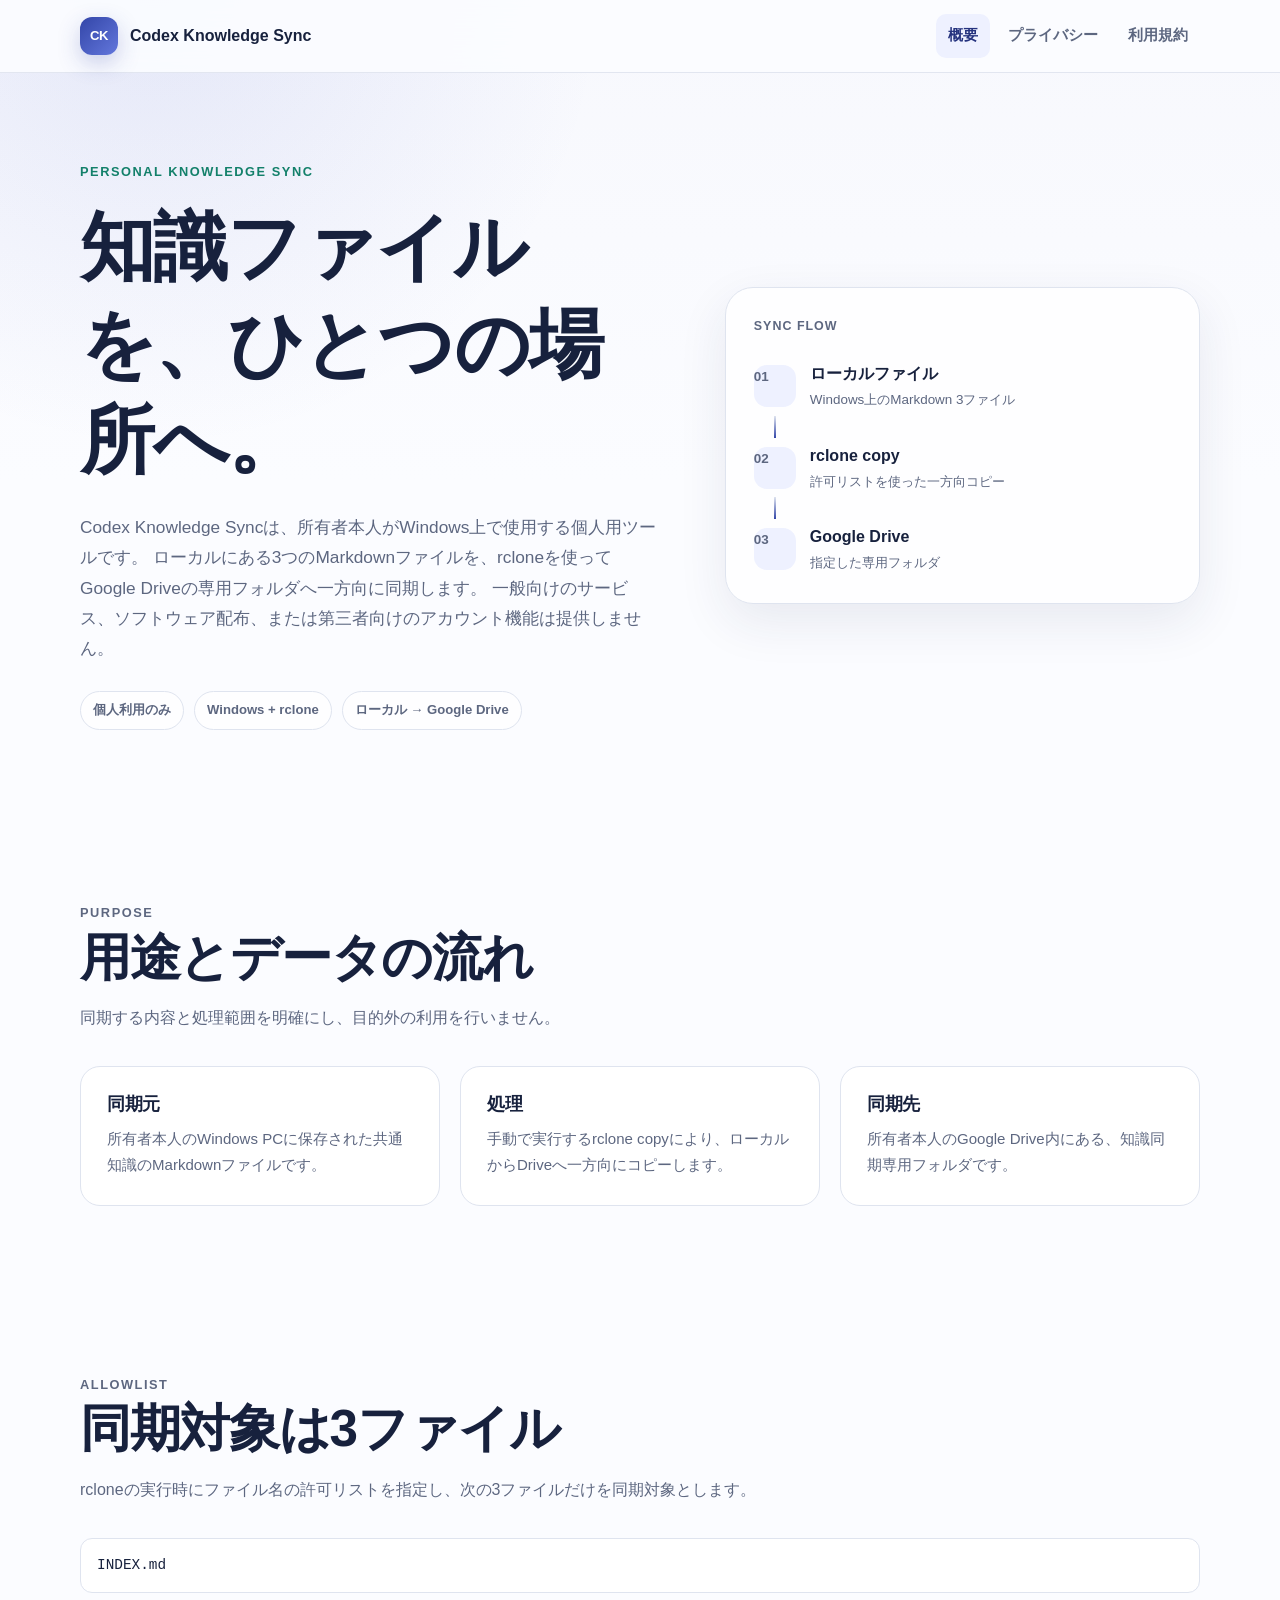
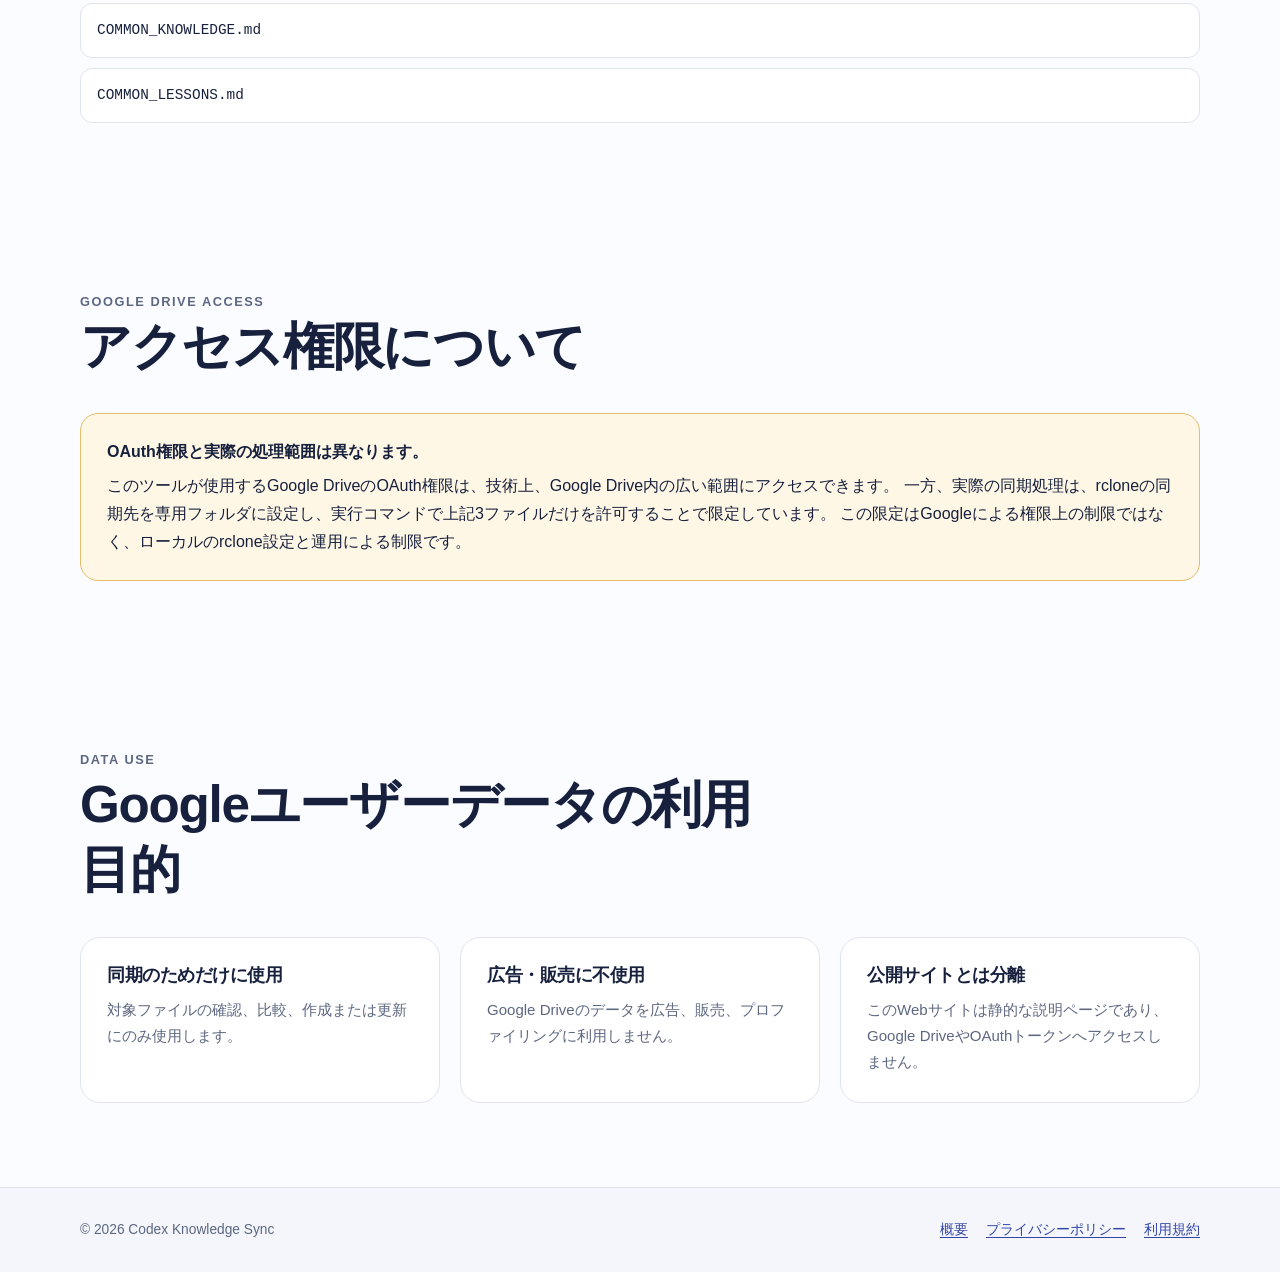
<file: index.html>
<!doctype html>
<html lang="ja">
<head>
  <meta charset="utf-8">
  <meta name="viewport" content="width=device-width, initial-scale=1">
  <meta name="description" content="Codex Knowledge Syncは、個人利用のWindows環境で3つのMarkdown知識ファイルをGoogle Driveへ一方向同期するためのrclone構成です。">
  <link rel="canonical" href="https://codex-knowledge-sync.com/">
  <title>Codex Knowledge Sync</title>
  <link rel="stylesheet" href="styles.css">
</head>
<body>
  <header class="site-header">
    <div class="nav-wrap">
      <a class="brand" href="index.html" aria-label="Codex Knowledge Sync ホーム">
        <span class="brand-mark" aria-hidden="true">CK</span>
        <span>Codex Knowledge Sync</span>
      </a>
      <nav class="site-nav" aria-label="メインナビゲーション">
        <a href="index.html" aria-current="page">概要</a>
        <a href="privacy.html">プライバシー</a>
        <a href="terms.html">利用規約</a>
      </nav>
    </div>
  </header>

  <main>
    <section class="hero" aria-labelledby="hero-title">
      <div>
        <p class="eyebrow">Personal knowledge sync</p>
        <h1 id="hero-title">知識ファイルを、ひとつの場所へ。</h1>
        <p class="hero-copy">
          Codex Knowledge Syncは、所有者本人がWindows上で使用する個人用ツールです。
          ローカルにある3つのMarkdownファイルを、rcloneを使ってGoogle Driveの専用フォルダへ一方向に同期します。
          一般向けのサービス、ソフトウェア配布、または第三者向けのアカウント機能は提供しません。
        </p>
        <div class="badge-row" aria-label="特徴">
          <span class="badge">個人利用のみ</span>
          <span class="badge">Windows + rclone</span>
          <span class="badge">ローカル → Google Drive</span>
        </div>
      </div>

      <div class="flow-card" aria-label="同期の流れ">
        <p class="flow-label">SYNC FLOW</p>
        <div class="flow-step">
          <span class="flow-icon" aria-hidden="true">01</span>
          <div><strong>ローカルファイル</strong><span>Windows上のMarkdown 3ファイル</span></div>
        </div>
        <div class="flow-arrow" aria-hidden="true"></div>
        <div class="flow-step">
          <span class="flow-icon" aria-hidden="true">02</span>
          <div><strong>rclone copy</strong><span>許可リストを使った一方向コピー</span></div>
        </div>
        <div class="flow-arrow" aria-hidden="true"></div>
        <div class="flow-step">
          <span class="flow-icon" aria-hidden="true">03</span>
          <div><strong>Google Drive</strong><span>指定した専用フォルダ</span></div>
        </div>
      </div>
    </section>

    <section class="section" aria-labelledby="purpose-title">
      <div class="section-heading">
        <p class="eyebrow">Purpose</p>
        <h2 id="purpose-title">用途とデータの流れ</h2>
        <p>同期する内容と処理範囲を明確にし、目的外の利用を行いません。</p>
      </div>
      <div class="grid-three">
        <article class="info-card">
          <h3>同期元</h3>
          <p>所有者本人のWindows PCに保存された共通知識のMarkdownファイルです。</p>
        </article>
        <article class="info-card">
          <h3>処理</h3>
          <p>手動で実行するrclone copyにより、ローカルからDriveへ一方向にコピーします。</p>
        </article>
        <article class="info-card">
          <h3>同期先</h3>
          <p>所有者本人のGoogle Drive内にある、知識同期専用フォルダです。</p>
        </article>
      </div>
    </section>

    <section class="section" aria-labelledby="files-title">
      <div class="section-heading">
        <p class="eyebrow">Allowlist</p>
        <h2 id="files-title">同期対象は3ファイル</h2>
        <p>rcloneの実行時にファイル名の許可リストを指定し、次の3ファイルだけを同期対象とします。</p>
      </div>
      <ul class="file-list" aria-label="同期対象ファイル">
        <li>INDEX.md</li>
        <li>COMMON_KNOWLEDGE.md</li>
        <li>COMMON_LESSONS.md</li>
      </ul>
    </section>

    <section class="section" aria-labelledby="access-title">
      <div class="section-heading">
        <p class="eyebrow">Google Drive access</p>
        <h2 id="access-title">アクセス権限について</h2>
      </div>
      <div class="notice">
        <strong>OAuth権限と実際の処理範囲は異なります。</strong>
        <p>
          このツールが使用するGoogle DriveのOAuth権限は、技術上、Google Drive内の広い範囲にアクセスできます。
          一方、実際の同期処理は、rcloneの同期先を専用フォルダに設定し、実行コマンドで上記3ファイルだけを許可することで限定しています。
          この限定はGoogleによる権限上の制限ではなく、ローカルのrclone設定と運用による制限です。
        </p>
      </div>
    </section>

    <section class="section" aria-labelledby="use-title">
      <div class="section-heading">
        <p class="eyebrow">Data use</p>
        <h2 id="use-title">Googleユーザーデータの利用目的</h2>
      </div>
      <div class="grid-three">
        <article class="info-card">
          <h3>同期のためだけに使用</h3>
          <p>対象ファイルの確認、比較、作成または更新にのみ使用します。</p>
        </article>
        <article class="info-card">
          <h3>広告・販売に不使用</h3>
          <p>Google Driveのデータを広告、販売、プロファイリングに利用しません。</p>
        </article>
        <article class="info-card">
          <h3>公開サイトとは分離</h3>
          <p>このWebサイトは静的な説明ページであり、Google DriveやOAuthトークンへアクセスしません。</p>
        </article>
      </div>
    </section>
  </main>

  <footer class="site-footer">
    <div class="footer-wrap">
      <span>© 2026 Codex Knowledge Sync</span>
      <nav class="footer-links" aria-label="フッターナビゲーション">
        <a href="index.html">概要</a>
        <a href="privacy.html">プライバシーポリシー</a>
        <a href="terms.html">利用規約</a>
      </nav>
    </div>
  </footer>
</body>
</html>
</file>
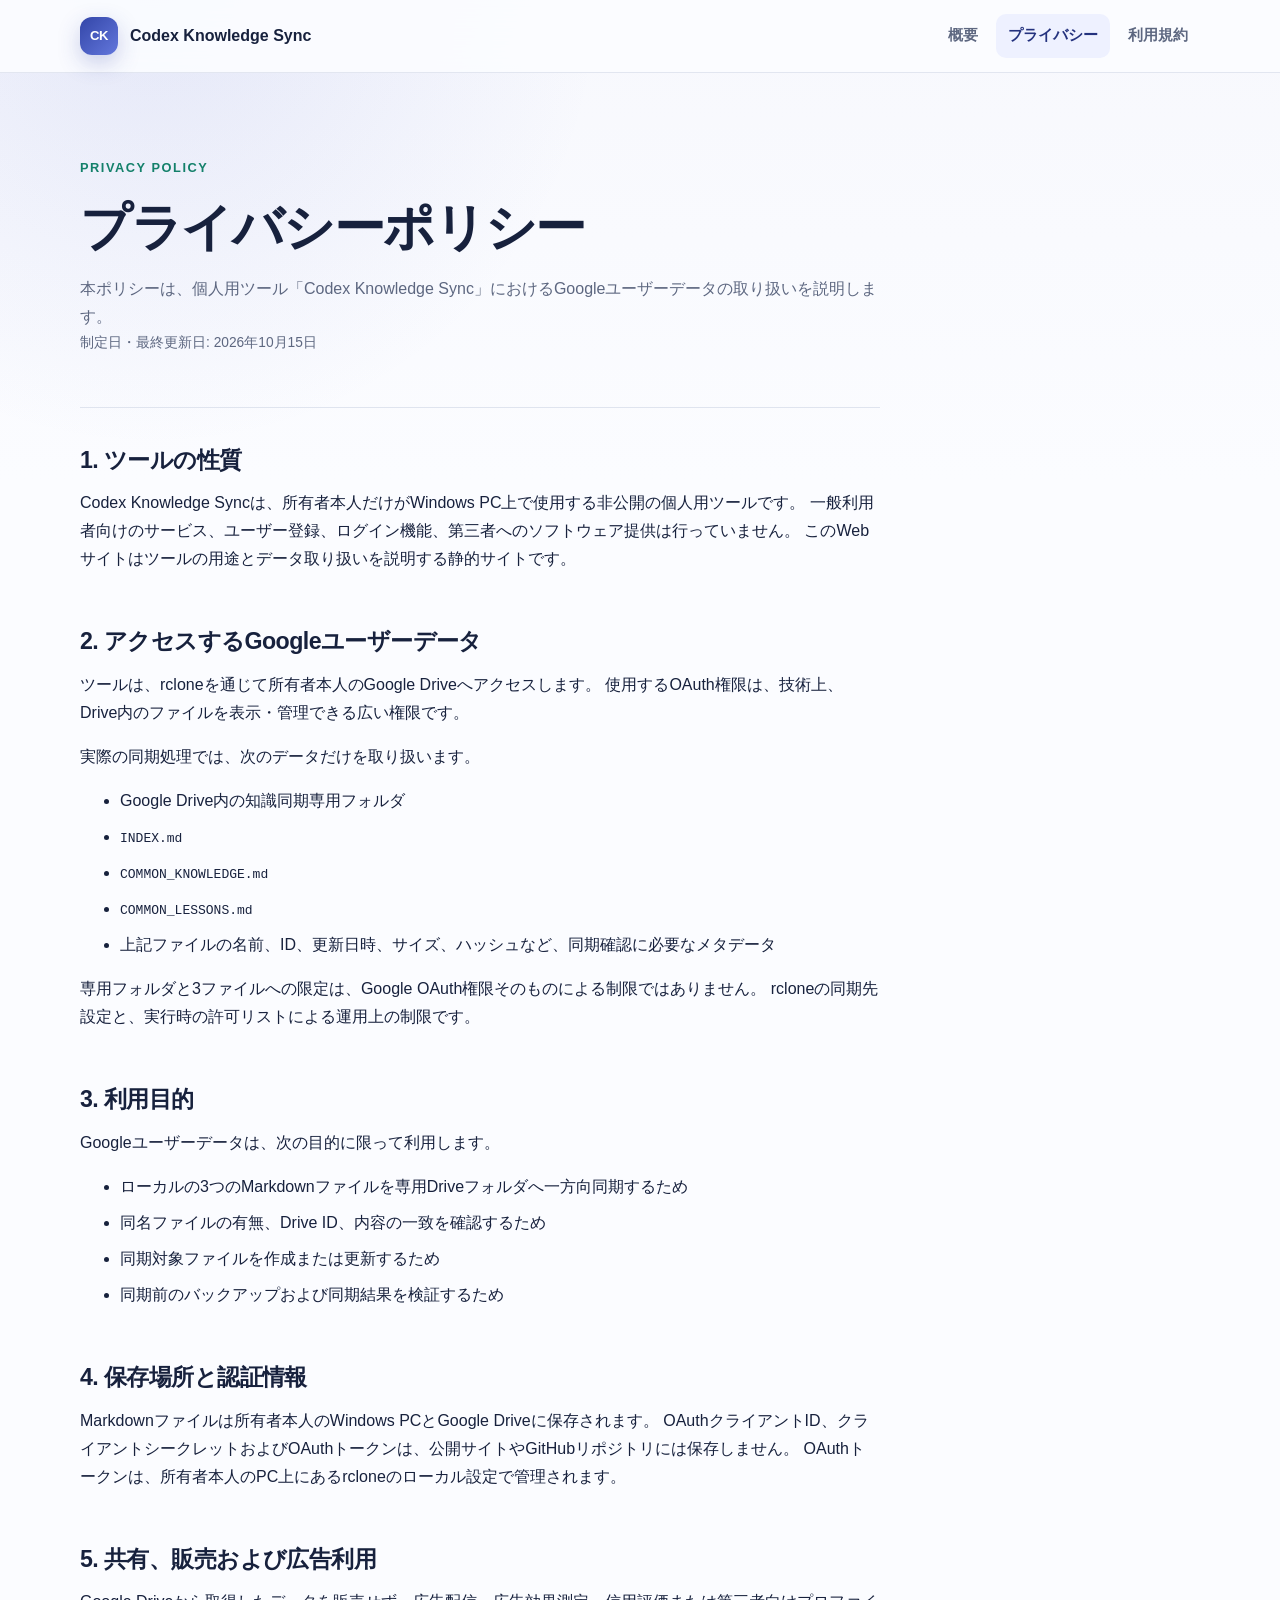
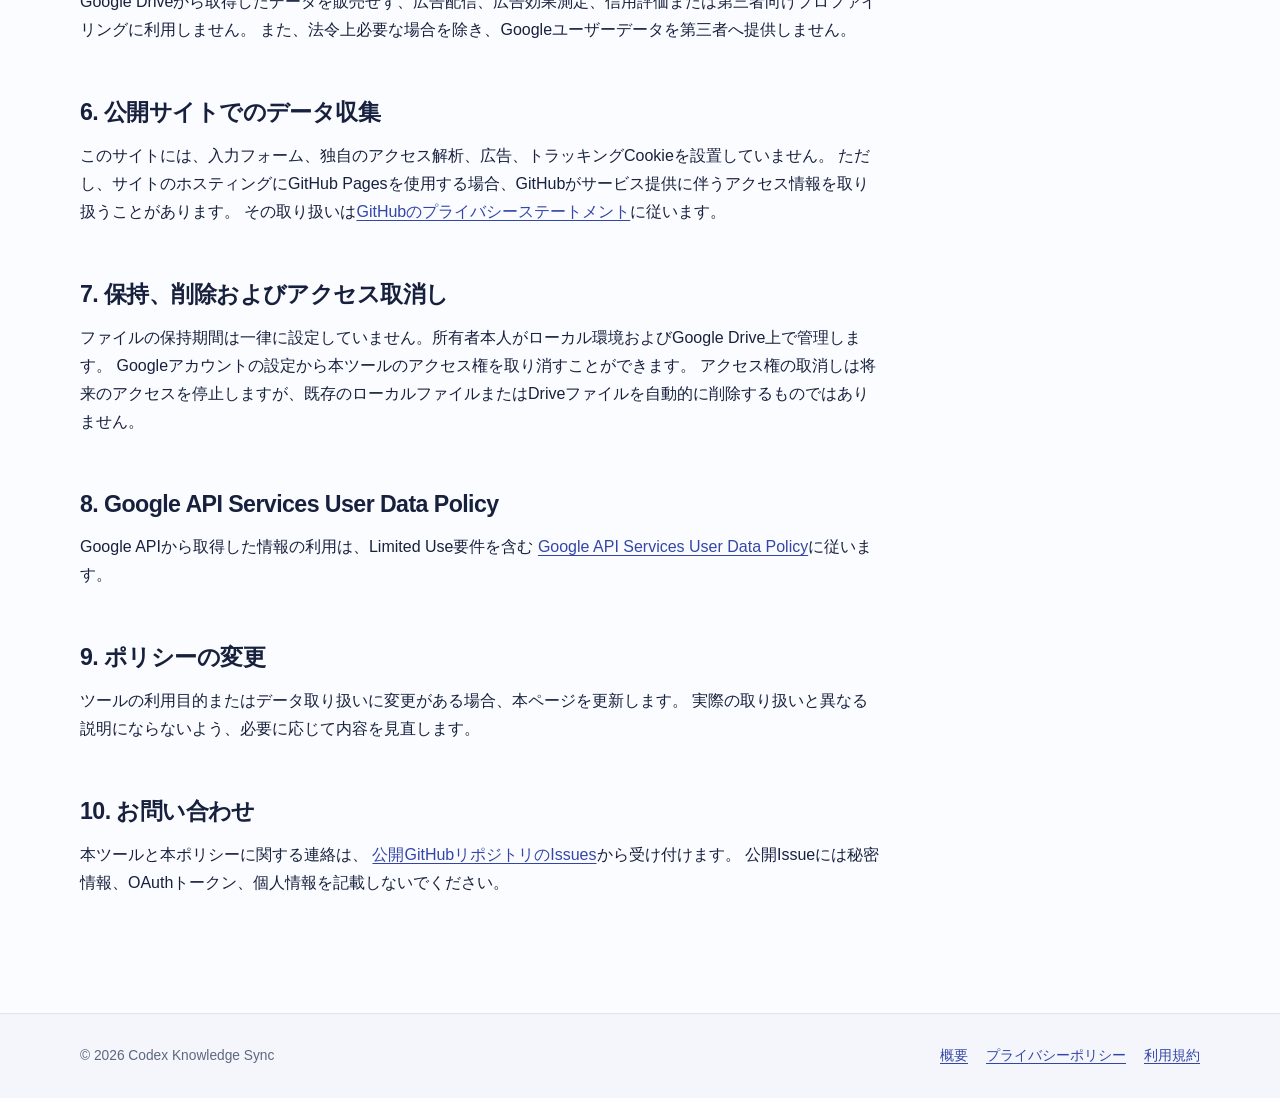
<file: privacy.html>
<!doctype html>
<html lang="ja">
<head>
  <meta charset="utf-8">
  <meta name="viewport" content="width=device-width, initial-scale=1">
  <meta name="description" content="Codex Knowledge Syncのプライバシーポリシーです。">
  <link rel="canonical" href="https://codex-knowledge-sync.com/privacy.html">
  <title>プライバシーポリシー | Codex Knowledge Sync</title>
  <link rel="stylesheet" href="styles.css">
</head>
<body>
  <header class="site-header">
    <div class="nav-wrap">
      <a class="brand" href="index.html" aria-label="Codex Knowledge Sync ホーム">
        <span class="brand-mark" aria-hidden="true">CK</span>
        <span>Codex Knowledge Sync</span>
      </a>
      <nav class="site-nav" aria-label="メインナビゲーション">
        <a href="index.html">概要</a>
        <a href="privacy.html" aria-current="page">プライバシー</a>
        <a href="terms.html">利用規約</a>
      </nav>
    </div>
  </header>

  <main>
    <article class="document">
      <header class="document-header">
        <p class="eyebrow">Privacy policy</p>
        <h1>プライバシーポリシー</h1>
        <p class="document-lead">
          本ポリシーは、個人用ツール「Codex Knowledge Sync」におけるGoogleユーザーデータの取り扱いを説明します。
        </p>
        <p class="updated">制定日・最終更新日: 2026年10月15日</p>
      </header>

      <section>
        <h2>1. ツールの性質</h2>
        <p>
          Codex Knowledge Syncは、所有者本人だけがWindows PC上で使用する非公開の個人用ツールです。
          一般利用者向けのサービス、ユーザー登録、ログイン機能、第三者へのソフトウェア提供は行っていません。
          このWebサイトはツールの用途とデータ取り扱いを説明する静的サイトです。
        </p>
      </section>

      <section>
        <h2>2. アクセスするGoogleユーザーデータ</h2>
        <p>
          ツールは、rcloneを通じて所有者本人のGoogle Driveへアクセスします。
          使用するOAuth権限は、技術上、Drive内のファイルを表示・管理できる広い権限です。
        </p>
        <p>実際の同期処理では、次のデータだけを取り扱います。</p>
        <ul>
          <li>Google Drive内の知識同期専用フォルダ</li>
          <li><code>INDEX.md</code></li>
          <li><code>COMMON_KNOWLEDGE.md</code></li>
          <li><code>COMMON_LESSONS.md</code></li>
          <li>上記ファイルの名前、ID、更新日時、サイズ、ハッシュなど、同期確認に必要なメタデータ</li>
        </ul>
        <p>
          専用フォルダと3ファイルへの限定は、Google OAuth権限そのものによる制限ではありません。
          rcloneの同期先設定と、実行時の許可リストによる運用上の制限です。
        </p>
      </section>

      <section>
        <h2>3. 利用目的</h2>
        <p>Googleユーザーデータは、次の目的に限って利用します。</p>
        <ul>
          <li>ローカルの3つのMarkdownファイルを専用Driveフォルダへ一方向同期するため</li>
          <li>同名ファイルの有無、Drive ID、内容の一致を確認するため</li>
          <li>同期対象ファイルを作成または更新するため</li>
          <li>同期前のバックアップおよび同期結果を検証するため</li>
        </ul>
      </section>

      <section>
        <h2>4. 保存場所と認証情報</h2>
        <p>
          Markdownファイルは所有者本人のWindows PCとGoogle Driveに保存されます。
          OAuthクライアントID、クライアントシークレットおよびOAuthトークンは、公開サイトやGitHubリポジトリには保存しません。
          OAuthトークンは、所有者本人のPC上にあるrcloneのローカル設定で管理されます。
        </p>
      </section>

      <section>
        <h2>5. 共有、販売および広告利用</h2>
        <p>
          Google Driveから取得したデータを販売せず、広告配信、広告効果測定、信用評価または第三者向けプロファイリングに利用しません。
          また、法令上必要な場合を除き、Googleユーザーデータを第三者へ提供しません。
        </p>
      </section>

      <section>
        <h2>6. 公開サイトでのデータ収集</h2>
        <p>
          このサイトには、入力フォーム、独自のアクセス解析、広告、トラッキングCookieを設置していません。
          ただし、サイトのホスティングにGitHub Pagesを使用する場合、GitHubがサービス提供に伴うアクセス情報を取り扱うことがあります。
          その取り扱いは<a href="https://docs.github.com/ja/site-policy/privacy-policies/github-general-privacy-statement">GitHubのプライバシーステートメント</a>に従います。
        </p>
      </section>

      <section>
        <h2>7. 保持、削除およびアクセス取消し</h2>
        <p>
          ファイルの保持期間は一律に設定していません。所有者本人がローカル環境およびGoogle Drive上で管理します。
          Googleアカウントの設定から本ツールのアクセス権を取り消すことができます。
          アクセス権の取消しは将来のアクセスを停止しますが、既存のローカルファイルまたはDriveファイルを自動的に削除するものではありません。
        </p>
      </section>

      <section>
        <h2>8. Google API Services User Data Policy</h2>
        <p>
          Google APIから取得した情報の利用は、Limited Use要件を含む
          <a href="https://developers.google.com/terms/api-services-user-data-policy">Google API Services User Data Policy</a>に従います。
        </p>
      </section>

      <section>
        <h2>9. ポリシーの変更</h2>
        <p>
          ツールの利用目的またはデータ取り扱いに変更がある場合、本ページを更新します。
          実際の取り扱いと異なる説明にならないよう、必要に応じて内容を見直します。
        </p>
      </section>

      <section>
        <h2>10. お問い合わせ</h2>
        <p>
          本ツールと本ポリシーに関する連絡は、
          <a href="https://github.com/takahashi906-blip/codex-knowledge-sync-site/issues">公開GitHubリポジトリのIssues</a>から受け付けます。
          公開Issueには秘密情報、OAuthトークン、個人情報を記載しないでください。
        </p>
      </section>
    </article>
  </main>

  <footer class="site-footer">
    <div class="footer-wrap">
      <span>© 2026 Codex Knowledge Sync</span>
      <nav class="footer-links" aria-label="フッターナビゲーション">
        <a href="index.html">概要</a>
        <a href="privacy.html">プライバシーポリシー</a>
        <a href="terms.html">利用規約</a>
      </nav>
    </div>
  </footer>
</body>
</html>
</file>
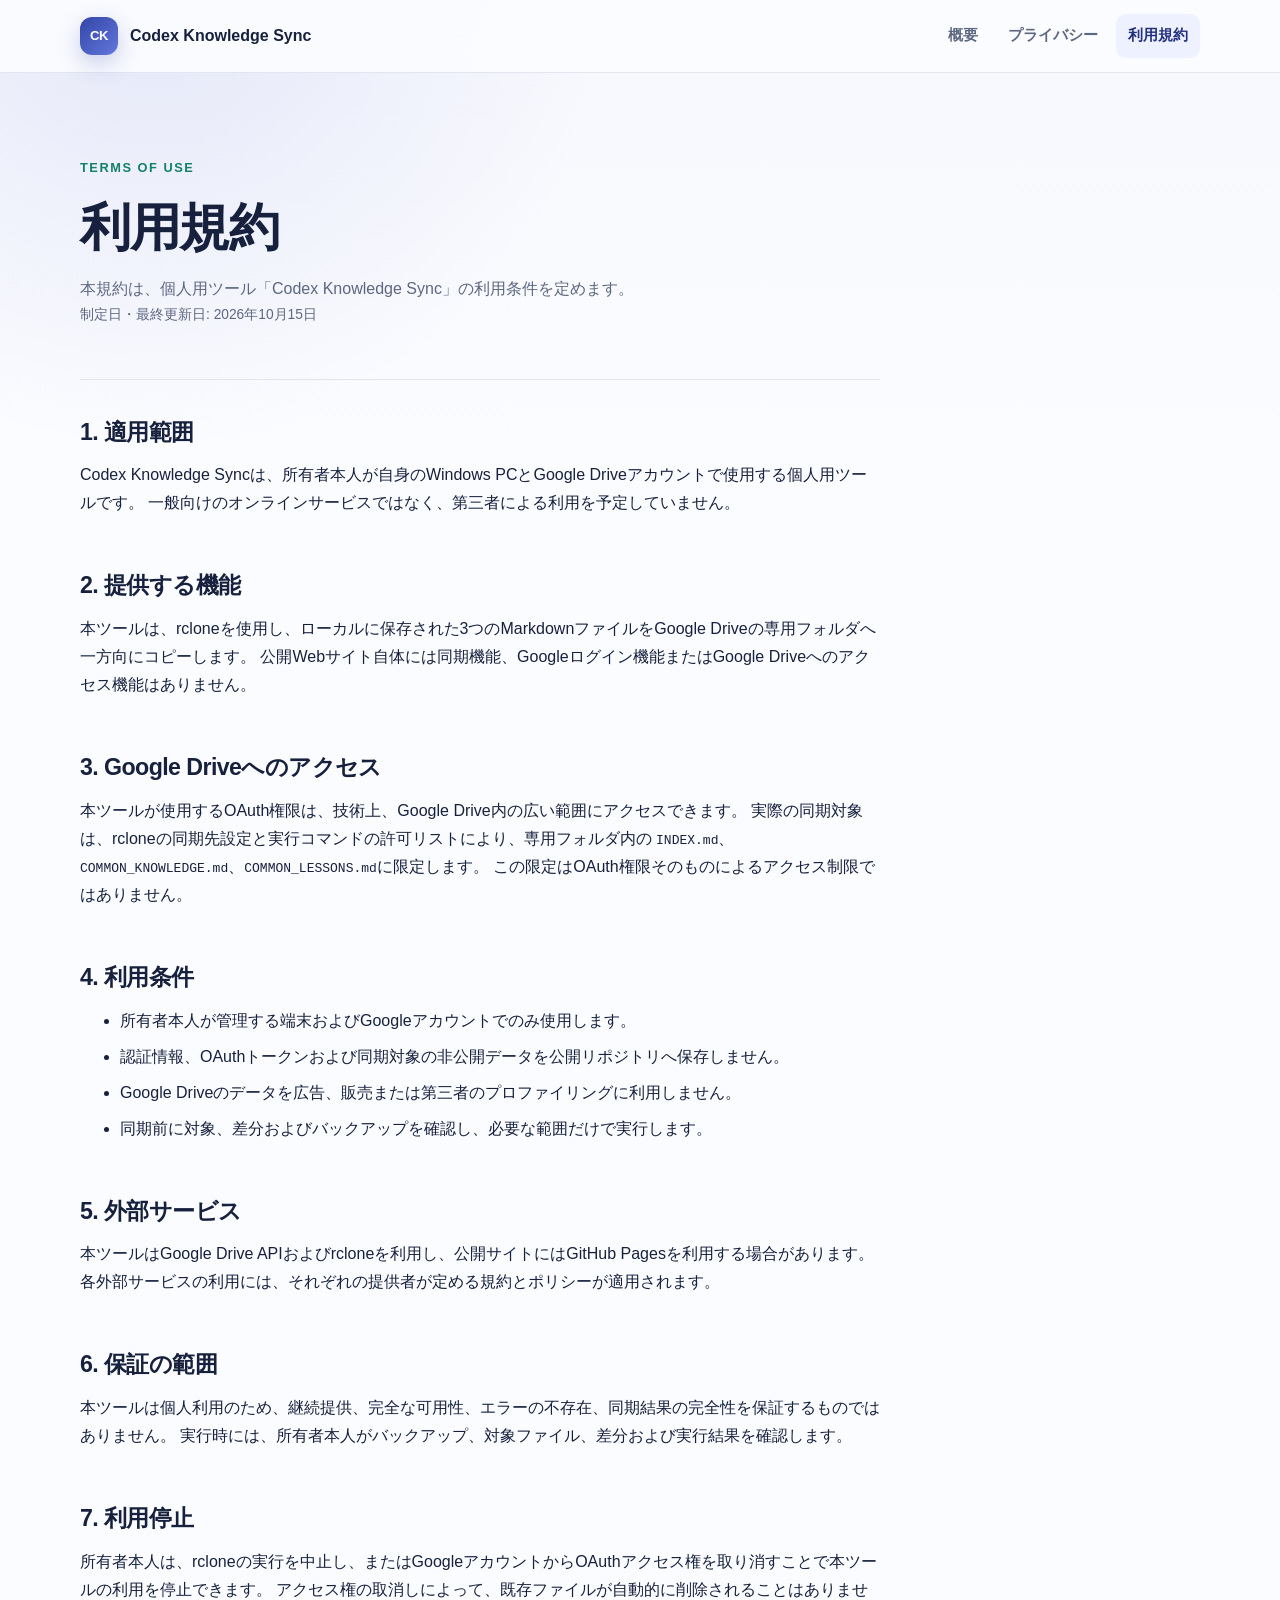
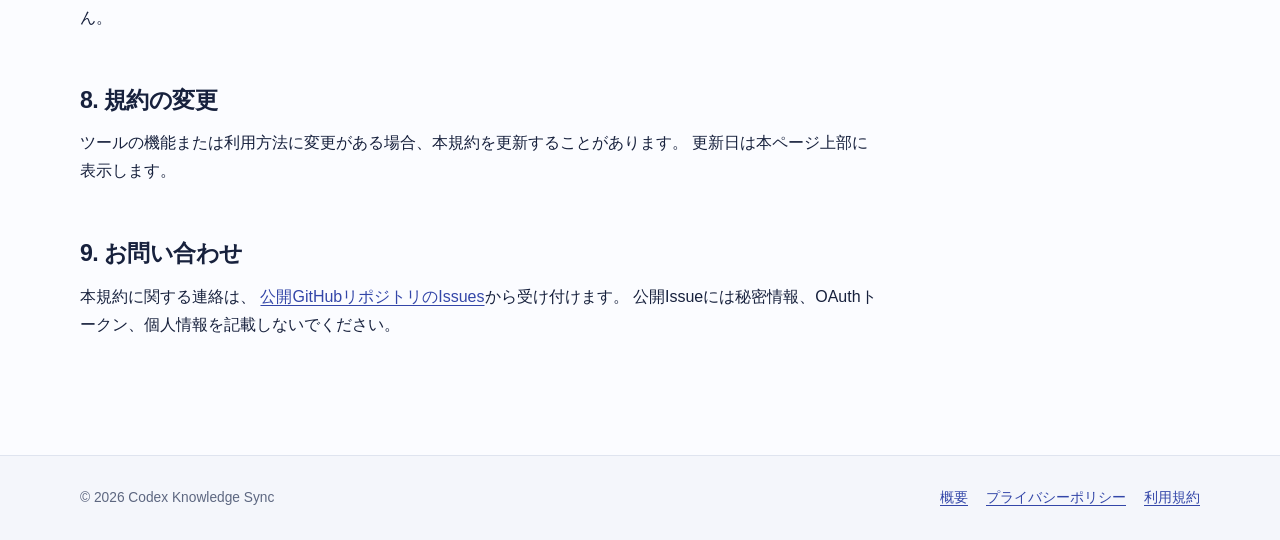
<file: terms.html>
<!doctype html>
<html lang="ja">
<head>
  <meta charset="utf-8">
  <meta name="viewport" content="width=device-width, initial-scale=1">
  <meta name="description" content="Codex Knowledge Syncの利用規約です。">
  <link rel="canonical" href="https://codex-knowledge-sync.com/terms.html">
  <title>利用規約 | Codex Knowledge Sync</title>
  <link rel="stylesheet" href="styles.css">
</head>
<body>
  <header class="site-header">
    <div class="nav-wrap">
      <a class="brand" href="index.html" aria-label="Codex Knowledge Sync ホーム">
        <span class="brand-mark" aria-hidden="true">CK</span>
        <span>Codex Knowledge Sync</span>
      </a>
      <nav class="site-nav" aria-label="メインナビゲーション">
        <a href="index.html">概要</a>
        <a href="privacy.html">プライバシー</a>
        <a href="terms.html" aria-current="page">利用規約</a>
      </nav>
    </div>
  </header>

  <main>
    <article class="document">
      <header class="document-header">
        <p class="eyebrow">Terms of use</p>
        <h1>利用規約</h1>
        <p class="document-lead">本規約は、個人用ツール「Codex Knowledge Sync」の利用条件を定めます。</p>
        <p class="updated">制定日・最終更新日: 2026年10月15日</p>
      </header>

      <section>
        <h2>1. 適用範囲</h2>
        <p>
          Codex Knowledge Syncは、所有者本人が自身のWindows PCとGoogle Driveアカウントで使用する個人用ツールです。
          一般向けのオンラインサービスではなく、第三者による利用を予定していません。
        </p>
      </section>

      <section>
        <h2>2. 提供する機能</h2>
        <p>
          本ツールは、rcloneを使用し、ローカルに保存された3つのMarkdownファイルをGoogle Driveの専用フォルダへ一方向にコピーします。
          公開Webサイト自体には同期機能、Googleログイン機能またはGoogle Driveへのアクセス機能はありません。
        </p>
      </section>

      <section>
        <h2>3. Google Driveへのアクセス</h2>
        <p>
          本ツールが使用するOAuth権限は、技術上、Google Drive内の広い範囲にアクセスできます。
          実際の同期対象は、rcloneの同期先設定と実行コマンドの許可リストにより、専用フォルダ内の
          <code>INDEX.md</code>、<code>COMMON_KNOWLEDGE.md</code>、<code>COMMON_LESSONS.md</code>に限定します。
          この限定はOAuth権限そのものによるアクセス制限ではありません。
        </p>
      </section>

      <section>
        <h2>4. 利用条件</h2>
        <ul>
          <li>所有者本人が管理する端末およびGoogleアカウントでのみ使用します。</li>
          <li>認証情報、OAuthトークンおよび同期対象の非公開データを公開リポジトリへ保存しません。</li>
          <li>Google Driveのデータを広告、販売または第三者のプロファイリングに利用しません。</li>
          <li>同期前に対象、差分およびバックアップを確認し、必要な範囲だけで実行します。</li>
        </ul>
      </section>

      <section>
        <h2>5. 外部サービス</h2>
        <p>
          本ツールはGoogle Drive APIおよびrcloneを利用し、公開サイトにはGitHub Pagesを利用する場合があります。
          各外部サービスの利用には、それぞれの提供者が定める規約とポリシーが適用されます。
        </p>
      </section>

      <section>
        <h2>6. 保証の範囲</h2>
        <p>
          本ツールは個人利用のため、継続提供、完全な可用性、エラーの不存在、同期結果の完全性を保証するものではありません。
          実行時には、所有者本人がバックアップ、対象ファイル、差分および実行結果を確認します。
        </p>
      </section>

      <section>
        <h2>7. 利用停止</h2>
        <p>
          所有者本人は、rcloneの実行を中止し、またはGoogleアカウントからOAuthアクセス権を取り消すことで本ツールの利用を停止できます。
          アクセス権の取消しによって、既存ファイルが自動的に削除されることはありません。
        </p>
      </section>

      <section>
        <h2>8. 規約の変更</h2>
        <p>
          ツールの機能または利用方法に変更がある場合、本規約を更新することがあります。
          更新日は本ページ上部に表示します。
        </p>
      </section>

      <section>
        <h2>9. お問い合わせ</h2>
        <p>
          本規約に関する連絡は、
          <a href="https://github.com/takahashi906-blip/codex-knowledge-sync-site/issues">公開GitHubリポジトリのIssues</a>から受け付けます。
          公開Issueには秘密情報、OAuthトークン、個人情報を記載しないでください。
        </p>
      </section>
    </article>
  </main>

  <footer class="site-footer">
    <div class="footer-wrap">
      <span>© 2026 Codex Knowledge Sync</span>
      <nav class="footer-links" aria-label="フッターナビゲーション">
        <a href="index.html">概要</a>
        <a href="privacy.html">プライバシーポリシー</a>
        <a href="terms.html">利用規約</a>
      </nav>
    </div>
  </footer>
</body>
</html>
</file>
<file: styles.css>
:root {
  --ink: #17213d;
  --muted: #5d6780;
  --paper: #fbfcff;
  --surface: #ffffff;
  --line: #dfe4ef;
  --brand: #3346a8;
  --brand-dark: #24327e;
  --accent: #13806a;
  --soft: #eef1ff;
  --warning: #fff7e6;
  --warning-line: #e3bd68;
  --shadow: 0 18px 50px rgba(31, 43, 91, 0.09);
}

* {
  box-sizing: border-box;
}

html {
  scroll-behavior: smooth;
}

body {
  margin: 0;
  color: var(--ink);
  background:
    radial-gradient(circle at 12% 0%, rgba(75, 95, 205, 0.11), transparent 28rem),
    linear-gradient(180deg, #f7f8fd 0, var(--paper) 30rem);
  font-family: "Hiragino Sans", "Yu Gothic UI", "Yu Gothic", Meiryo, sans-serif;
  line-height: 1.75;
}

a {
  color: var(--brand);
  text-underline-offset: 0.2em;
}

a:hover {
  color: var(--brand-dark);
}

.site-header {
  position: sticky;
  top: 0;
  z-index: 10;
  border-bottom: 1px solid rgba(223, 228, 239, 0.9);
  background: rgba(251, 252, 255, 0.92);
  backdrop-filter: blur(16px);
}

.nav-wrap {
  display: flex;
  align-items: center;
  justify-content: space-between;
  width: min(1120px, calc(100% - 40px));
  min-height: 72px;
  margin: 0 auto;
  gap: 24px;
}

.brand {
  display: inline-flex;
  align-items: center;
  gap: 12px;
  color: var(--ink);
  font-weight: 800;
  text-decoration: none;
}

.brand-mark {
  display: grid;
  width: 38px;
  height: 38px;
  place-items: center;
  border-radius: 12px;
  color: #fff;
  background: linear-gradient(135deg, var(--brand), #6377dc);
  box-shadow: 0 8px 22px rgba(51, 70, 168, 0.25);
  font-size: 0.82rem;
  letter-spacing: -0.04em;
}

.site-nav {
  display: flex;
  gap: 6px;
}

.site-nav a {
  padding: 9px 12px;
  border-radius: 10px;
  color: var(--muted);
  font-size: 0.92rem;
  font-weight: 700;
  text-decoration: none;
}

.site-nav a:hover,
.site-nav a[aria-current="page"] {
  color: var(--brand-dark);
  background: var(--soft);
}

main {
  width: min(1120px, calc(100% - 40px));
  margin: 0 auto;
}

.hero {
  display: grid;
  grid-template-columns: minmax(0, 1.1fr) minmax(320px, 0.9fr);
  align-items: center;
  gap: 64px;
  min-height: 620px;
  padding: 88px 0;
}

.eyebrow {
  margin: 0 0 16px;
  color: var(--accent);
  font-size: 0.8rem;
  font-weight: 800;
  letter-spacing: 0.12em;
  text-transform: uppercase;
}

h1,
h2,
h3 {
  line-height: 1.28;
  letter-spacing: -0.025em;
}

h1 {
  max-width: 12em;
  margin: 0;
  font-size: clamp(2.45rem, 6vw, 4.7rem);
}

.hero-copy {
  max-width: 42rem;
  margin: 24px 0 0;
  color: var(--muted);
  font-size: 1.08rem;
}

.badge-row {
  display: flex;
  flex-wrap: wrap;
  gap: 10px;
  margin-top: 28px;
}

.badge {
  padding: 7px 12px;
  border: 1px solid var(--line);
  border-radius: 999px;
  background: rgba(255, 255, 255, 0.72);
  color: var(--muted);
  font-size: 0.82rem;
  font-weight: 700;
}

.flow-card {
  padding: 28px;
  border: 1px solid var(--line);
  border-radius: 28px;
  background: rgba(255, 255, 255, 0.86);
  box-shadow: var(--shadow);
}

.flow-label {
  margin: 0 0 22px;
  color: var(--muted);
  font-size: 0.78rem;
  font-weight: 800;
  letter-spacing: 0.08em;
}

.flow-step {
  display: grid;
  grid-template-columns: 42px 1fr;
  gap: 14px;
  align-items: center;
}

.flow-step + .flow-step {
  margin-top: 18px;
}

.flow-icon {
  display: grid;
  width: 42px;
  height: 42px;
  place-items: center;
  border-radius: 13px;
  color: var(--brand-dark);
  background: var(--soft);
  font-weight: 900;
}

.flow-step strong,
.flow-step span {
  display: block;
}

.flow-step span {
  color: var(--muted);
  font-size: 0.84rem;
}

.flow-arrow {
  width: 2px;
  height: 22px;
  margin: 4px 0 4px 20px;
  background: linear-gradient(var(--line), var(--brand));
}

.section {
  padding: 84px 0;
}

.section-heading {
  max-width: 720px;
  margin-bottom: 34px;
}

.section-heading h2,
.document h1 {
  margin: 0 0 14px;
  font-size: clamp(2rem, 4vw, 3.25rem);
}

.section-heading p,
.document-lead {
  margin: 0;
  color: var(--muted);
}

.grid-three {
  display: grid;
  grid-template-columns: repeat(3, 1fr);
  gap: 20px;
}

.info-card {
  padding: 26px;
  border: 1px solid var(--line);
  border-radius: 20px;
  background: var(--surface);
}

.info-card h3 {
  margin: 0 0 10px;
  font-size: 1.12rem;
}

.info-card p {
  margin: 0;
  color: var(--muted);
  font-size: 0.94rem;
}

.file-list {
  display: grid;
  gap: 10px;
  margin: 24px 0 0;
  padding: 0;
  list-style: none;
}

.file-list li {
  padding: 14px 16px;
  border: 1px solid var(--line);
  border-radius: 12px;
  background: #fff;
  font-family: Consolas, "SFMono-Regular", monospace;
  font-size: 0.9rem;
}

.notice {
  padding: 24px 26px;
  border: 1px solid var(--warning-line);
  border-radius: 18px;
  background: var(--warning);
}

.notice strong {
  display: block;
  margin-bottom: 6px;
}

.notice p {
  margin: 0;
}

.document {
  width: min(800px, 100%);
  padding: 84px 0 100px;
}

.document-header {
  padding-bottom: 38px;
  border-bottom: 1px solid var(--line);
}

.updated {
  margin-top: 18px;
  color: var(--muted);
  font-size: 0.86rem;
}

.document section {
  padding-top: 38px;
}

.document h2 {
  margin: 0 0 14px;
  font-size: 1.45rem;
}

.document p,
.document ul {
  margin-top: 0;
}

.document li + li {
  margin-top: 8px;
}

.site-footer {
  border-top: 1px solid var(--line);
  background: #f4f6fb;
}

.footer-wrap {
  display: flex;
  justify-content: space-between;
  width: min(1120px, calc(100% - 40px));
  margin: 0 auto;
  padding: 30px 0;
  gap: 20px;
  color: var(--muted);
  font-size: 0.86rem;
}

.footer-links {
  display: flex;
  flex-wrap: wrap;
  gap: 18px;
}

@media (max-width: 820px) {
  .nav-wrap {
    align-items: flex-start;
    flex-direction: column;
    padding: 14px 0;
    gap: 10px;
  }

  .site-header {
    position: static;
  }

  .site-nav {
    width: 100%;
    overflow-x: auto;
  }

  .site-nav a {
    white-space: nowrap;
  }

  .hero {
    grid-template-columns: 1fr;
    min-height: auto;
    padding: 64px 0;
    gap: 40px;
  }

  .grid-three {
    grid-template-columns: 1fr;
  }

  .section {
    padding: 64px 0;
  }

  .footer-wrap {
    flex-direction: column;
  }
}

@media (max-width: 520px) {
  .nav-wrap,
  main,
  .footer-wrap {
    width: min(100% - 28px, 1120px);
  }

  .brand {
    font-size: 0.92rem;
  }

  .site-nav a {
    padding: 8px 9px;
    font-size: 0.82rem;
  }

  .flow-card,
  .info-card,
  .notice {
    padding: 20px;
  }
}

@media (prefers-reduced-motion: reduce) {
  html {
    scroll-behavior: auto;
  }
}
</file>
